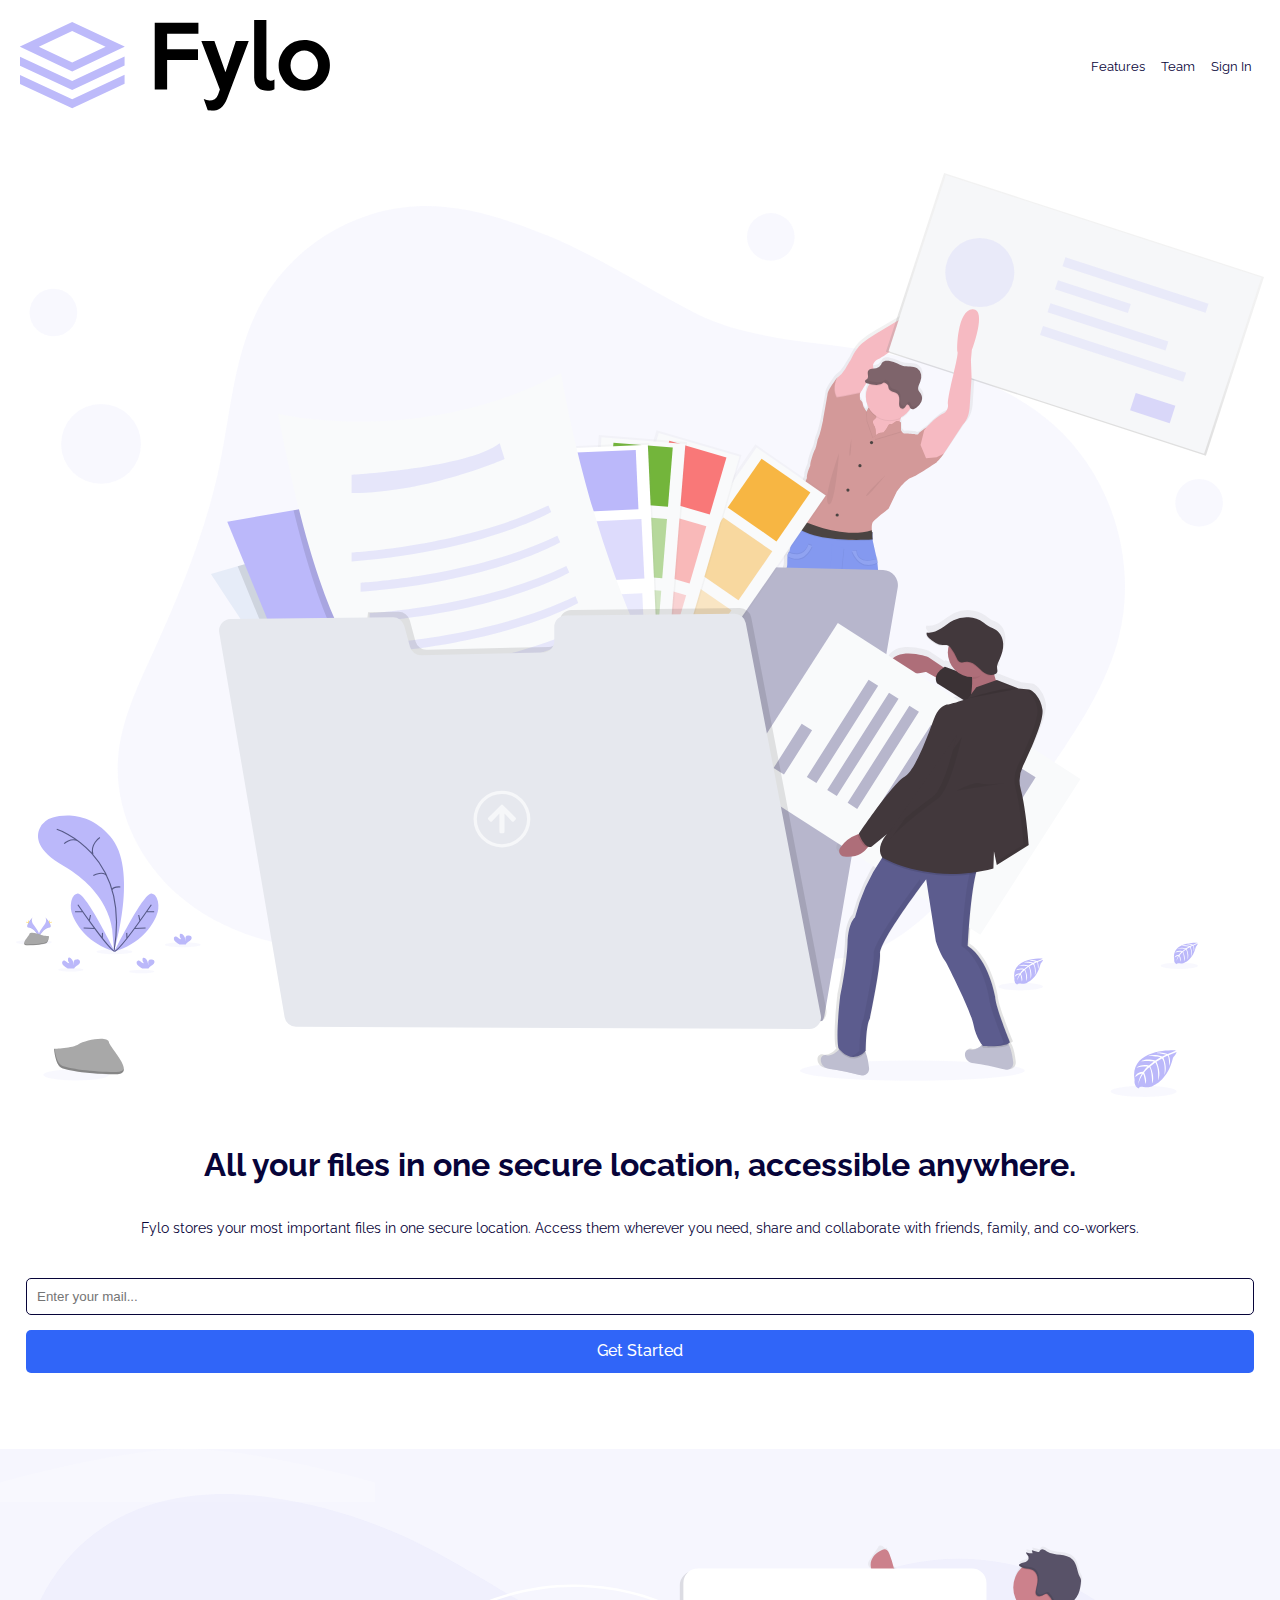
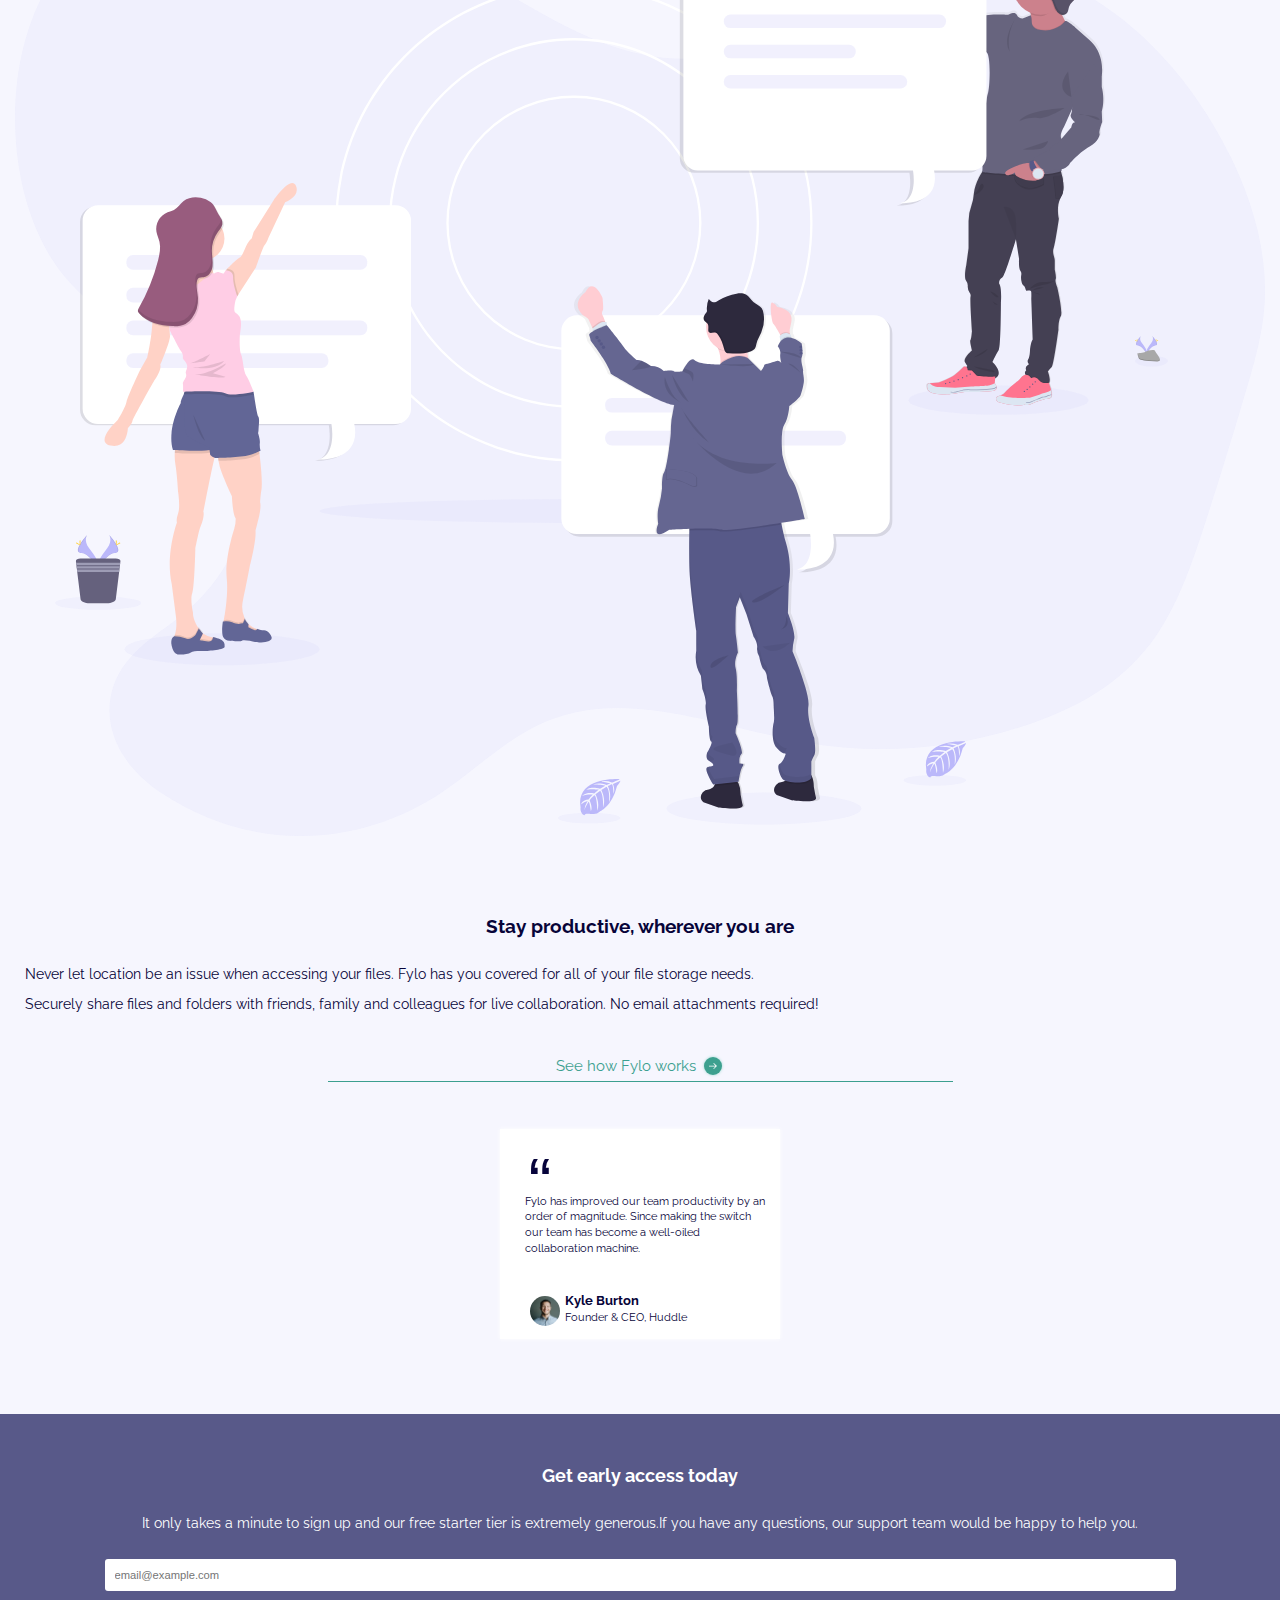
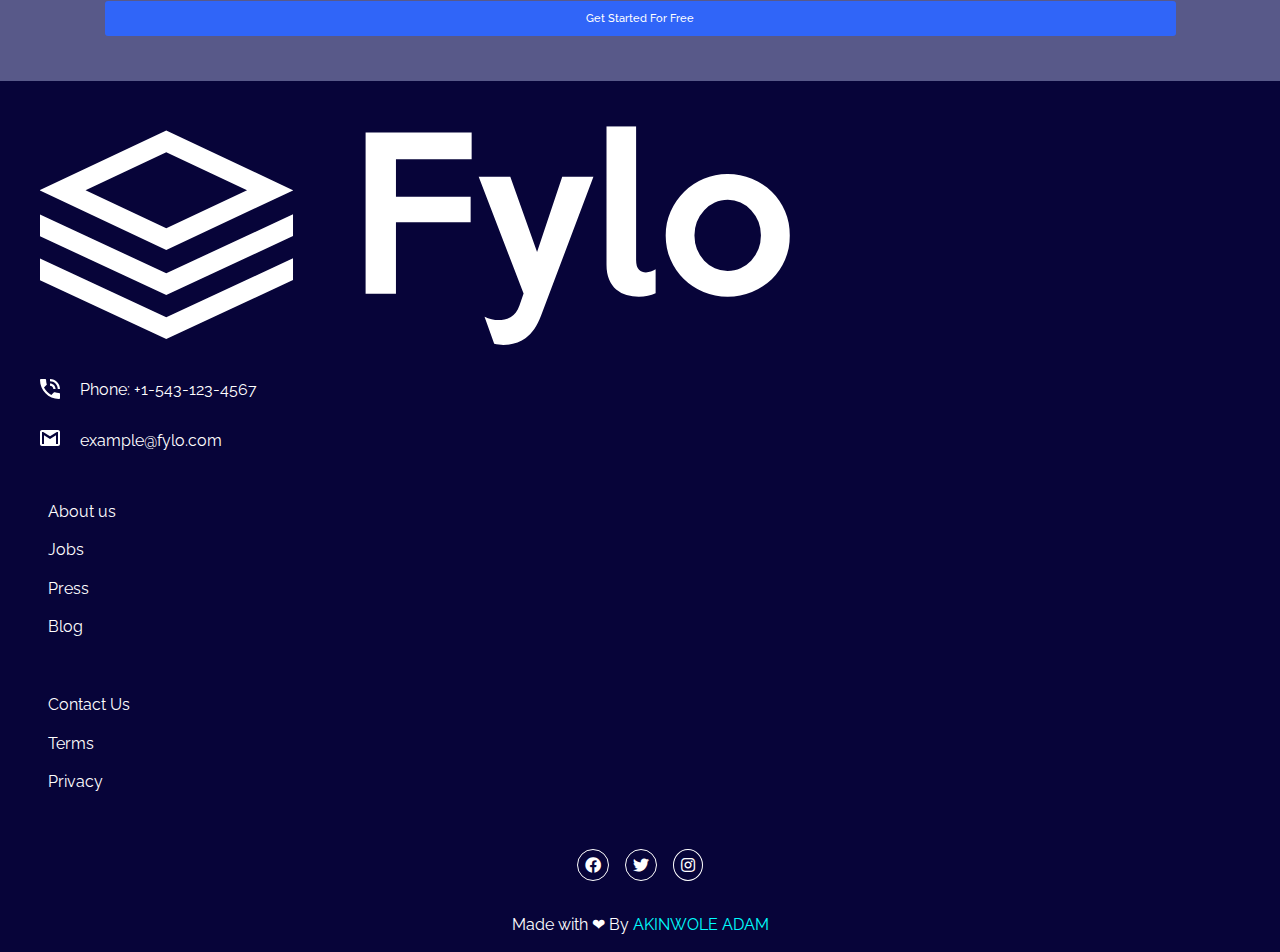
<file: index.html>
<!DOCTYPE html>
<html lang="en">
<head>
  <meta charset="UTF-8">
  <meta name="viewport" content="width=device-width, initial-scale=1.0">
<link rel="stylesheet" href="style.css">
  <link rel="icon" type="image/png" sizes="32x32" href="./images/favicon-32x32.png">
  <link rel="preconnect" href="https://fonts.googleapis.com">
<link rel="preconnect" href="https://fonts.gstatic.com" crossorigin>
<link href="https://fonts.googleapis.com/css2?family=Kantumruy+Pro:ital@0;1&family=Poppins:ital,wght@0,200;1,200&family=Raleway:ital,wght@0,200;0,400;1,200&family=Roboto&display=swap" rel="stylesheet">
  <link rel="stylesheet" href="https://use.fontawesome.com/releases/v5.0.7/css/all.css">
  <title>Fylo landing page</title>
</head>
<body>
<div class=" wrapper">
  
   <!----------NAVIGATION----------->
   
  <nav>
  <img src="logo.svg" alt="Logo">
 <ul class="mynav">
   <li><a href="#">Features</a></li>
   <li><a href="#">Team</a></li>
   <li><a href="#">Sign In</a></li>
 </ul>
  </nav>
  
   <!----------HEADER SECTION--------->
   
  <section class="header">
    <div>
  <img src="illustration-1.svg" alt="header-image">
  </div>
  <div class="text">
 <h1> All your files in one secure location, accessible anywhere.</h1>

  <p>Fylo stores your most important files in one secure location. 
  Access them wherever you need, share and collaborate with friends, 
  family, and co-workers.</p>
<form>
 <input type="email" placeholder="Enter your mail...">
 <a href="#" class="btn">Get Started</a>
</form>
</div>
</section>


     <!----------- ABOUT ----------->
     
<section class="about">
  
  <div class="hero2">
 <img src="illustration-2.svg"
 alt="image2">
 </div>
 
 <div class="left-side">
<h3>Stay productive, wherever you are</h3>
<p>Never let location be an issue when accessing your files. Fylo has you 
  covered for all of your file storage needs.</p>
<p>Securely share files and folders with friends, family and colleagues for 
  live collaboration. No email attachments required!</p>
<div class="show">
  <div>
  <h4>See how Fylo works</h4>
  </div>
  <div>
  <img src="icon-arrow.svg"
 alt="arrow">
 </div>
</div>

   <!---------TESTIMONIAL---------->
   
<div class="testimonial">
  
  <div>
  <img src="icon-quotes.svg" 
  alt="quotes">
 <p>Fylo has improved our team productivity by an order of magnitude. Since making the switch our team has become a well-oiled collaboration machine.</p>
 </div>
 
 <div class="user">
   
   <div>
<img src="avatar-testimonial.jpg" alt="avatar">
</div>

<div class="profile">
  <h5>Kyle Burton<span>Founder & CEO, Huddle</span></h5>
 </div>
 
 </div>
 
 </div>
 </div>
</section>



    <!---------CALL TO ACTION-------->
    
<section class="cta">
  
  <div class="text2">
  <h4>Get early access today</h4>
  <p>It only takes a minute to sign up and our free starter tier is extremely generous.If you have any questions, our support team would be happy to help you.</p>
  </div>
  
  <div>
  <form>
 <input type="email" placeholder="email@example.com">
 <a href="#" class="btn cta-btn">Get Started For Free</a>
  </form>
 </div>
</section>



       <!--------FOOTER---------->
       
<footer>
  
  <div>
<img src="logo.svg" alt="Logo" class="main">
</div>

<div class="contact">
<div class="reach">
  <div>
    <img src="icon-phone.svg"
    alt="phone-icon">
  </div>
  <p>Phone: +1-543-123-4567</p>
  </div>
  
  <div class="reach">
    <div>
     <img src="icon-email.svg" alt="mail-icon">
    </div>
  <p>example@fylo.com</p>
  </div>
</div>


<div class="mylist">
  
  <div>
<ul class="list1">
  <li><a href="#">About us</a></li>
  <li><a href="#">Jobs</a></li>
  <li><a href="#">Press</a></li>
  <li><a href="#">Blog</a></li>
</ul>
</div>

<div>
<ul class="list2">
  <li><a href="">Contact Us</a></li>
  <li><a href="#">Terms</a></li>
  <li><a href="#">Privacy</a></li>
</ul>
</div>

 </div>
 
 <div class="icons">
  <i class="fab fa-facebook fa-1x"></i>
  <i class="fab fa-twitter fa-1x"></i>
  <i class="fab fa-instagram fa-1x"></i>
  </div>
  
  <div class="creator">
  <p>Made with &#x2764 By <a href="https://github.com/AkinwoleAdam">AKINWOLE ADAM</a></p>
  </div>
  
  </footer>
 
 </div>
</body>
</html>
</file>
<file: style.css>
body {
    font-size:1rem;
    font-family:'Raleway',sans-serif;
    min-height:100vh;
    line-height:1.4;

}

*,*::before,*::after{
  padding:0;
  margin:0;
  box-sizing:border-box;
}

    /*---------NAVIGATION--------+*/

nav{
  display:flex;
  justify-content: space-between;
  align-items: center;
  padding:10px;
  margin:10px;
}


nav img{
  width:25%;
}


.mynav{
  display:flex;
  justify-content: center;
  align-items: center;
}

ul li {
 display:block;
 list-style-type:none;
 padding:8px;
}


ul li a{
  text-decoration:none;
  font-size:0.8rem;
  color:hsl(243, 87%, 12%);
}

 /*---------HEADER SECTION-----------*/

.header{
  margin-top:35px;
  text-align: center;
  padding:16px;
}

.header img{
  width:100%;
}

.header h1{
  margin-top:40px;
  color:hsl(243, 87%, 12%);
}

.header p{
  padding:15px;
  margin-top:15px;
  font-size:0.9rem;
  color:hsl(243, 87%, 12%);
}

.header form{
  margin:10px;
  margin-top:25px!important;
  display:flex;
  flex-direction: column;
  align-items: center;
  gap:15px;
}

input[type="email"],.btn{
  display:block;
  width:100%;
  padding:10px;
  border-radius:5px;
  outline:none;
  font-weight:150;
  border:1px solid hsl(243, 87%, 12%);
}

.btn{
  text-decoration: none;
  background:hsl(224, 93%, 58%);
  border: none;
  color:#fff;
  font-weight:500;
}

.btn:hover{
background:hsl(243, 87%, 12%);
}


  /*--------ABOUT SECTION----------*/
  
.about{
  background-image:url(bg-curve-mobile.svg);
  background-color:hsl(240, 75%, 98%);
 background-repeat:no-repeat;
 padding:15px;
 margin-top:50px!important;
 color:hsl(243, 87%, 12%);
 display:flex;
 flex-direction:column;
}

.about img{
  margin-top:30px;
  width:100%;
}
 
.about h3{
  margin:70px 0 25px 0;
  text-align: center;
}

.about p{
  font-size:0.9rem;
  font-weight:400;
  margin:10px;
}

.show{
  position:relative;
  display:flex;
  flex-direction:row;
  justify-content: center;
  align-items: center;
}

.show h4{
  font-size:15px;
  font-weight:400;
  color:hsl(170, 45%, 43%);
}

.show img{
  margin-bottom:24px;
  margin-left:5px;
  display:inline-block;
  width:24px;
}

 .show::after{
  content: '';
  position: absolute;
  display:block;
  background:hsl(170, 45%, 43%);
  width:50%;
  height:1px;
  margin:auto;
  margin-top:30px!important;
}

  /*-------testimonials----------*/

.testimonial{
  background:#fff;
  height:210px;
  width:280px;
  margin:20px auto;
  margin-bottom:60px!important;
  padding-left:15px;
  box-shadow:0px 0px 5px #fff;
  display:flex;
  flex-direction:column;
}

.testimonial img{
  margin-left:15px;
  width:20px;
}

.testimonial p{
  font-size: 0.7rem;
}

.user{
  display:flex;
  align-items: center;
}

.user img{
  width:30px;
  border-radius:50%;
}

.user h5{
  font-size:0.8rem;
}

.user .profile{
  padding:0 3px 7px 5px;
  margin-top: auto;
}

h5 span{
  display:block;
  font-size:0.7rem;
  font-weight:400;
}


  /*---------CALL TO ACTION---------*/

.cta{
  color:#fff;
  text-align: center;
  padding:35px;
  background:hsl(238, 22%, 44%);
  display:flex;
  flex-direction: column;
}

.cta h4{
  margin:15px;
  font-size:1.1rem;
}

.cta p{
  font-size:0.9rem;
  padding:10px;
}

.cta form{
  margin:10px;
  margin-top:15px!important;
  display:flex;
  flex-direction: column;
  align-items: center;
  gap:10px;
}

.cta-btn ,.cta input[type='email']{
  width:90%;
  font-size:0.7rem;
  border-radius:3px;
}

.cta input[type='email']{
  border:none;
}


    /*-----------FOOTER----------*/

footer{
  padding-left:40px;
  color:#fff;
  background:hsl(243, 87%, 12%);
  padding:15px;
}

footer .main{
  position: relative;
  width:60%;
  margin-top:30px;
  margin-left:25px;
  filter:brightness(0) invert(1);
}

.reach{
  display:flex;
  margin:25px;
  
}

.reach img{
  width:20px;
  margin-right:20px;
}

footer .mylist{
  display:flex;
  flex-direction: column;
  gap:40px;
}

.mylist{
  margin-top:40px;
  margin-left:25px;
}

footer ul li{
  padding:8px;
}

footer ul li a {
  font-size:1rem;
  color:#fff;
}

footer .icons{
  display:flex;
  justify-content: center;
  color:#fff;
  margin-top:40px;
  
}

.icons .fab{
  padding:7px;
  margin:8px;
  border:1px solid #fff;
  border-radius:50%;
  cursor:pointer;
}

.icons .fab:hover{
  color:hsl(224, 93%, 58%);
  transition:0.5s;
}

footer .creator{
  margin-top:25px;
  text-align: center;
  font-size:1rem;
  color:#fff;
}

.creator a{
  text-decoration:none;
  color:cyan;
  cursor: pointer;
}

.creator a:hover{
  text-decoration: underline;
}
</file>
